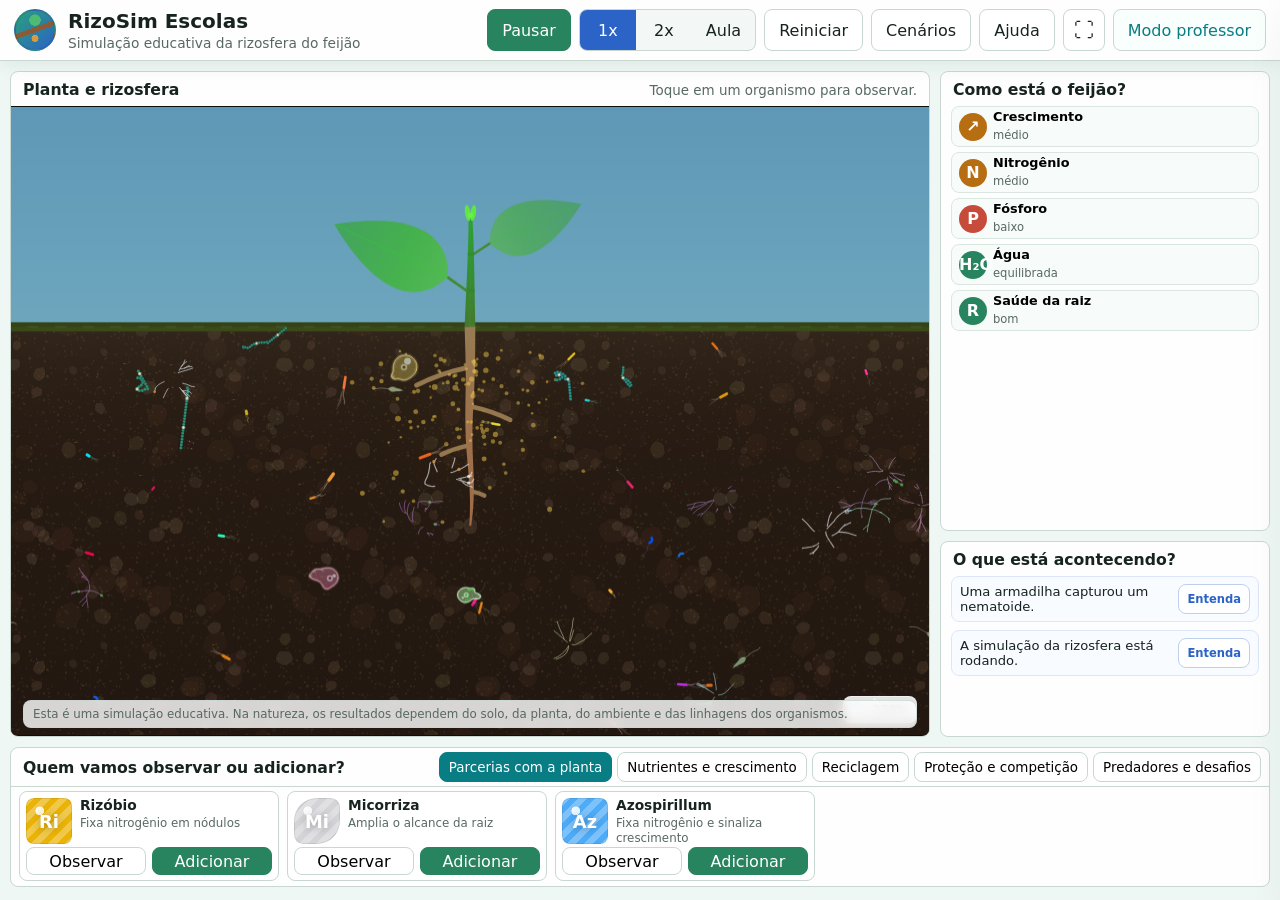
<file: index.html>
<!doctype html>
<html lang="pt-BR">
<head>
  <meta charset="utf-8">
  <meta name="viewport" content="width=device-width, initial-scale=1">
  <title>RizoSim Escolas</title>
  <link rel="stylesheet" href="css/styles.css">
  <script>
    /* Celular/tablet: simulação em tela cheia com menu de pausa (js/ui-game.js). O computador não muda.
       ?modo=jogo ou ?modo=pagina forçam um modo; a escolha "Ver como página" fica lembrada no aparelho. */
    (function(){
      var q=null,pref=null;
      try{q=new URLSearchParams(location.search).get('modo')}catch(e){}
      try{pref=localStorage.getItem('rizosim-modo')}catch(e){}
      var small=window.matchMedia&&matchMedia('(max-width: 900px), (max-height: 500px) and (pointer: coarse)').matches;
      var on=q?q==='jogo':(small&&pref!=='pagina');
      if(on)document.documentElement.classList.add('game-mode');
      else if(small&&pref==='pagina'&&q!=='pagina')document.documentElement.classList.add('game-optout');
    })();
  </script>
</head>
<body>
  <a class="skip-link" href="#mainStage">Pular para a simulação</a>

  <div class="school-app">
    <header class="topbar">
      <div class="brand">
        <span class="brand-mark" aria-hidden="true"></span>
        <div>
          <h1>RizoSim Escolas</h1>
          <p>Simulação educativa da rizosfera do feijão</p>
        </div>
      </div>

      <nav class="top-actions" aria-label="Controles principais">
        <button id="playBtn" class="command primary" type="button">Pausar</button>
        <div class="segmented" role="group" aria-label="Velocidade da simulação">
          <button class="segment is-active" type="button" data-speed="1" aria-pressed="true">1x</button>
          <button class="segment" type="button" data-speed="2" aria-pressed="false">2x</button>
          <button class="segment" type="button" data-speed="4" aria-pressed="false">Aula</button>
        </div>
        <button id="resetBtn" class="command" type="button">Reiniciar</button>
        <button id="scenarioBtn" class="command" type="button" aria-expanded="false" aria-controls="scenarioPanel">Cenários</button>
        <button id="helpBtn" class="command" type="button">Ajuda</button>
        <button id="fullscreenBtn" class="icon-command" type="button" aria-label="Tela cheia" title="Tela cheia">⛶</button>
        <button id="teacherBtn" class="teacher-link" type="button" aria-pressed="false">Modo professor</button>
      </nav>
    </header>

    <div id="teacherBar" class="teacher-bar" hidden>
      <label class="tb-group"><span>Mapa</span><select id="selHM">
        <option value="off">desligado</option>
        <option value="NH4">NH4+</option>
        <option value="NO3">NO3-</option>
        <option value="PO4free">Fósforo livre</option>
        <option value="Fe2">Fe2+</option>
        <option value="Fe3">Fe3+</option>
        <option value="organicC">Carbono orgânico</option>
        <option value="O2">Oxigênio</option>
      </select></label>
      <div class="tb-group"><span>Solo</span><div class="soil-buttons" role="group" aria-label="Tipo de solo">
        <button id="sSandy" type="button" onclick="setSoil('sandy')">Arenoso</button>
        <button id="sLoam" class="act" type="button" onclick="setSoil('loam')">Franco</button>
        <button id="sClay" type="button" onclick="setSoil('clay')">Argiloso</button>
      </div></div>
      <div class="tb-group" role="group" aria-label="Provocar acontecimento"><span>Provocar</span>
        <button type="button" class="tb-ev" data-event="seca">☀ Veranico</button>
        <button type="button" class="tb-ev" data-event="chuva">🌧 Chuva forte</button>
        <button type="button" class="tb-ev" data-event="calor">🔥 Calor</button>
        <button type="button" class="tb-ev" data-event="frio">❄ Frio</button>
        <button type="button" class="tb-ev" data-event="patogeno">🦠 Patógenos</button>
        <button type="button" class="tb-ev" data-event="nematoide">🪱 Nematoides</button>
      </div>
      <label class="tb-group check-row"><input id="rImprev" type="checkbox" checked> Imprevistos naturais</label>
      <button id="teacherPanelBtn" class="command" type="button" aria-controls="sb" aria-expanded="false">Gráficos e controles</button>
    </div>

    <main id="mainStage" class="school-grid">
      <section class="simulation-region" aria-labelledby="simTitle">
        <div class="section-label">
          <h2 id="simTitle">Planta e rizosfera</h2>
          <span id="observeModeLabel">Toque em um organismo para observar.</span>
        </div>

        <div id="cw" class="canvas-shell" tabindex="0" role="img" aria-label="Simulação visual do feijão, suas raízes e organismos da rizosfera">
          <canvas id="pond"></canvas>
          <div id="zi" aria-hidden="true">100%</div>
          <div id="evl" class="engine-log" aria-hidden="true"></div>
          <div id="focusShade" aria-hidden="true"></div>
          <div id="selectionRing" aria-hidden="true"></div>
          <aside id="selectedBubble" class="selected-bubble" aria-live="polite" hidden>
            <button id="closeSelectionBtn" class="icon-command small" type="button" aria-label="Fechar seleção">×</button>
            <p class="eyebrow">O que está fazendo agora?</p>
            <h3 id="selectedName">Organismo</h3>
            <p id="selectedAction">Selecione um organismo na simulação.</p>
          </aside>
        </div>

        <p class="disclaimer">Esta é uma simulação educativa. Na natureza, os resultados dependem do solo, da planta, do ambiente e das linhagens dos organismos.</p>
        <p id="textAlternative" class="text-alternative" aria-live="polite">A simulação está iniciando.</p>
      </section>

      <aside class="bean-region" aria-labelledby="beanTitle">
        <div class="section-label">
          <h2 id="beanTitle">Como está o feijão?</h2>
        </div>
        <div id="beanIndicators" class="indicator-stack"></div>
      </aside>

      <aside class="events-region" aria-labelledby="eventsTitle">
        <div class="section-label">
          <h2 id="eventsTitle">O que está acontecendo?</h2>
        </div>
        <ol id="childEventList" class="child-events" aria-live="polite"></ol>
      </aside>

      <section class="organisms-region" aria-labelledby="organismsTitle">
        <div class="organism-head">
          <div class="section-label">
            <h2 id="organismsTitle">Quem vamos observar ou adicionar?</h2>
          </div>
          <div id="categoryTabs" class="category-tabs" role="tablist" aria-label="Categorias de organismos"></div>
        </div>
        <div id="organismCards" class="organism-cards" aria-live="polite"></div>
      </section>
    </main>
  </div>

  <div id="scenarioBackdrop" class="scenario-backdrop" hidden></div>
  <section id="scenarioPanel" class="floating-panel scenario-panel" role="dialog" aria-modal="true" aria-label="Cenários didáticos" tabindex="-1" hidden>
    <div class="floating-head">
      <h2>Cenários</h2>
      <button class="icon-command small" type="button" data-close-panel="scenarioPanel" aria-label="Fechar cenários">×</button>
    </div>
    <div id="scenarioList" class="scenario-list"></div>
  </section>

  <dialog id="explainDialog" class="explain-dialog">
    <form method="dialog">
      <button class="icon-command small dialog-close" value="close" aria-label="Fechar">×</button>
      <p id="explainEyebrow" class="eyebrow">Entenda</p>
      <h2 id="explainTitle">Acontecimento</h2>
      <p id="explainText"></p>
      <div id="explainActions" class="explain-actions" hidden></div>
    </form>
  </dialog>

  <section id="tutorialOverlay" class="tutorial-overlay" role="dialog" aria-labelledby="tutorialTitle" aria-describedby="tutorialText" hidden>
    <div class="tutorial-card">
      <p class="eyebrow">Exploração guiada</p>
      <h2 id="tutorialTitle">Este é o feijão.</h2>
      <p id="tutorialText">Observe a parte aérea e as raízes crescendo juntas.</p>
      <div class="tutorial-actions">
        <button id="tutorialSkipBtn" class="command" type="button">Pular</button>
        <button id="tutorialRestartBtn" class="command" type="button">Reiniciar tutorial</button>
        <button id="tutorialNextBtn" class="command primary" type="button">Continuar</button>
      </div>
    </div>
  </section>

  <div id="sbOverlay" class="teacher-overlay" hidden></div>
  <button id="sheetToggle" type="button" hidden>Configurações</button>
  <div id="mobileInfo" hidden></div>

  <aside id="sb" class="teacher-drawer" aria-label="Modo professor" aria-hidden="true">
    <div class="teacher-head">
      <div>
        <p class="eyebrow">Modo professor</p>
        <h2>Controles técnicos</h2>
      </div>
      <button id="teacherClose" class="icon-command" type="button" aria-label="Fechar modo professor">×</button>
    </div>

    <div class="teacher-controls">
      <button id="btnP" class="command primary" type="button" onclick="RizoSimEngine.togglePause()">Pausar</button>
      <button class="command" type="button" onclick="RizoSimEngine.reset()">Reiniciar</button>
      <button class="command danger" type="button" onclick="bottleneck()">Gargalo populacional</button>
    </div>

    <div class="teacher-card">
      <h3>Velocidade</h3>
      <div class="srow teacher-speed" role="group" aria-label="Velocidade técnica">
        <button id="sp1" class="is-active" type="button" data-speed="1" onclick="RizoSimEngine.setSpeed(1)">1x</button>
        <button id="sp2" type="button" data-speed="2" onclick="RizoSimEngine.setSpeed(2)">2x</button>
        <button id="sp4" type="button" data-speed="4" onclick="RizoSimEngine.setSpeed(4)">Aula</button>
        <button id="sp8" type="button" onclick="RizoSimEngine.setSpeed(8)">8x</button>
      </div>
    </div>

    <div class="teacher-card">
      <h3>Valores da planta</h3>
      <div class="teacher-bars">
        <div><span>Biomassa</span><b id="tBio">50</b><i><em id="bBio"></em></i></div>
        <div><span>N</span><b id="tN">35</b><i><em id="bN"></em></i></div>
        <div><span>P</span><b id="tP">30</b><i><em id="bP"></em></i></div>
        <div><span>Fe</span><b id="tFe">25</b><i><em id="bFe"></em></i></div>
        <div><span>AIA</span><b id="tAIA">10</b><i><em id="bAIA"></em></i></div>
        <div><span>Estresse</span><b id="tStr">0</b><i><em id="bStr"></em></i></div>
      </div>
    </div>

    <div class="teacher-card">
      <h3>Estoques químicos</h3>
      <div class="soil-readouts">
        <div><span>C orgânico</span><i><em id="sbCorg"></em></i><b id="svCorg">800</b></div>
        <div><span>NH4+</span><i><em id="sbNH4"></em></i><b id="svNH4">45</b></div>
        <div><span>NO3-</span><i><em id="sbNO3"></em></i><b id="svNO3">35</b></div>
        <div><span>Fósforo livre</span><i><em id="sbPfree"></em></i><b id="svPfree">25</b></div>
        <div><span>Fósforo ligado</span><i><em id="sbPbound"></em></i><b id="svPbound">60</b></div>
        <div><span>Fe3+</span><i><em id="sbFe3"></em></i><b id="svFe3">60</b></div>
        <div><span>Fe2+</span><i><em id="sbFe2"></em></i><b id="svFe2">15</b></div>
        <div><span>Oxigênio</span><i><em id="sbO2"></em></i><b id="svO2">75</b></div>
      </div>
    </div>

    <div class="teacher-card">
      <h3>Ambiente e estoques iniciais</h3>
      <label>Microbiota inicial <output id="vMI">1.0x</output><input id="rMI" type="range" min="0" max="4" step="0.1" value="1"></label>
      <label>C orgânico <output id="vIC">800</output><input id="rIC" type="range" min="0" max="1500" step="10" value="800"></label>
      <label>NH4+ <output id="vINH4">45</output><input id="rINH4" type="range" min="0" max="150" value="45"></label>
      <label>NO3- <output id="vINO3">35</output><input id="rINO3" type="range" min="0" max="150" value="35"></label>
      <label>Fósforo livre <output id="vIPf">25</output><input id="rIPf" type="range" min="0" max="100" value="25"></label>
      <label>Fósforo ligado <output id="vIPb">60</output><input id="rIPb" type="range" min="0" max="200" value="60"></label>
      <label>Fe3+ <output id="vIFe3">60</output><input id="rIFe3" type="range" min="0" max="150" value="60"></label>
      <label>Fe2+ <output id="vIFe2">15</output><input id="rIFe2" type="range" min="0" max="100" value="15"></label>
      <label>Temperatura <output id="vT">25°C</output><input id="rT" type="range" min="5" max="45" value="25" oninput="updEnv()"></label>
      <label>pH <output id="vPH">6.5</output><input id="rPH" type="range" min="4" max="9" step="0.1" value="6.5" oninput="updEnv()"></label>
      <label>Umidade <output id="vM">60%</output><input id="rM" type="range" min="10" max="100" value="60" oninput="updEnv()"></label>
      <label>Luz <output id="vLI">70%</output><input id="rLI" type="range" min="0" max="100" value="70" oninput="updEnv()"></label>
      <label>UV <output id="vUV">15%</output><input id="rUV" type="range" min="0" max="100" value="15" oninput="updEnv()"></label>
      <label>Agroquímicos <output id="vTX">0%</output><input id="rTX" type="range" min="0" max="100" value="0" oninput="updEnv()"></label>
    </div>

    <div class="teacher-card">
      <h3>Inoculação técnica</h3>
      <select id="selInoc">
        <option value="-1">Seleção</option>
        <option value="0">Pseudomonas</option>
        <option value="1">Bacillus</option>
        <option value="2">Azospirillum</option>
        <option value="3">Methylobacterium</option>
        <option value="4">Trichoderma</option>
        <option value="5">Rhizobium</option>
        <option value="6">Patógeno</option>
        <option value="7">Cianobactéria</option>
        <option value="8">Protozoário</option>
        <option value="9">Nematoide</option>
        <option value="10">Saprófito</option>
        <option value="11">Micorriza</option>
        <option value="12">Arthrobotrys</option>
      </select>
      <p class="teacher-note">Grade: <span id="gridInfo">--</span></p>
    </div>

    <div class="teacher-card">
      <h3>Populações e eventos</h3>
      <div class="stat-grid">
        <span>Micróbios</span><b id="sPop">0</b>
        <span>Exsudatos</span><b id="sFd">0</b>
        <span>Nódulos</span><b id="sNod">0</b>
        <span>Mortes</span><b id="sDea">0</b>
        <span>Nascidos</span><b id="sBir">0</b>
        <span>Plântulas</span><b id="sSdl">0</b>
        <span>Limitante</span><b id="sLim">--</b>
      </div>
      <svg id="cG" class="guild-chart" width="100%" height="96" aria-hidden="true"></svg>
      <div id="legG" class="guild-legend"></div>
      <div id="diagTxt" class="teacher-diagnostic">Aguardando dados...</div>
      <div id="diagRec" class="teacher-recommendation"></div>
    </div>

    <div class="teacher-card ac" id="selP" style="display:none">
      <h3>Organismo selecionado</h3>
      <div id="selG" class="selected-technical"></div>
    </div>
  </aside>

  <script src="js/ameba-lite.js"></script>
  <script src="js/protista-lite.js"></script>
  <script src="js/micelio-lite.js"></script>
  <script src="js/bacteria-lite.js"></script>
  <script src="js/nematoide-lite.js"></script>
  <script src="js/skins.js"></script>
  <script src="js/engine.js"></script>
  <script src="js/organisms.js"></script>
  <script src="js/environment.js"></script>
  <script src="js/plant.js"></script>
  <script src="js/ui-teacher.js"></script>
  <script src="js/tutorial.js"></script>
  <script src="js/ui-child.js"></script>
  <script src="js/imprevistos.js"></script>
  <script src="js/ui-game.js"></script>
</body>
</html>
</file>
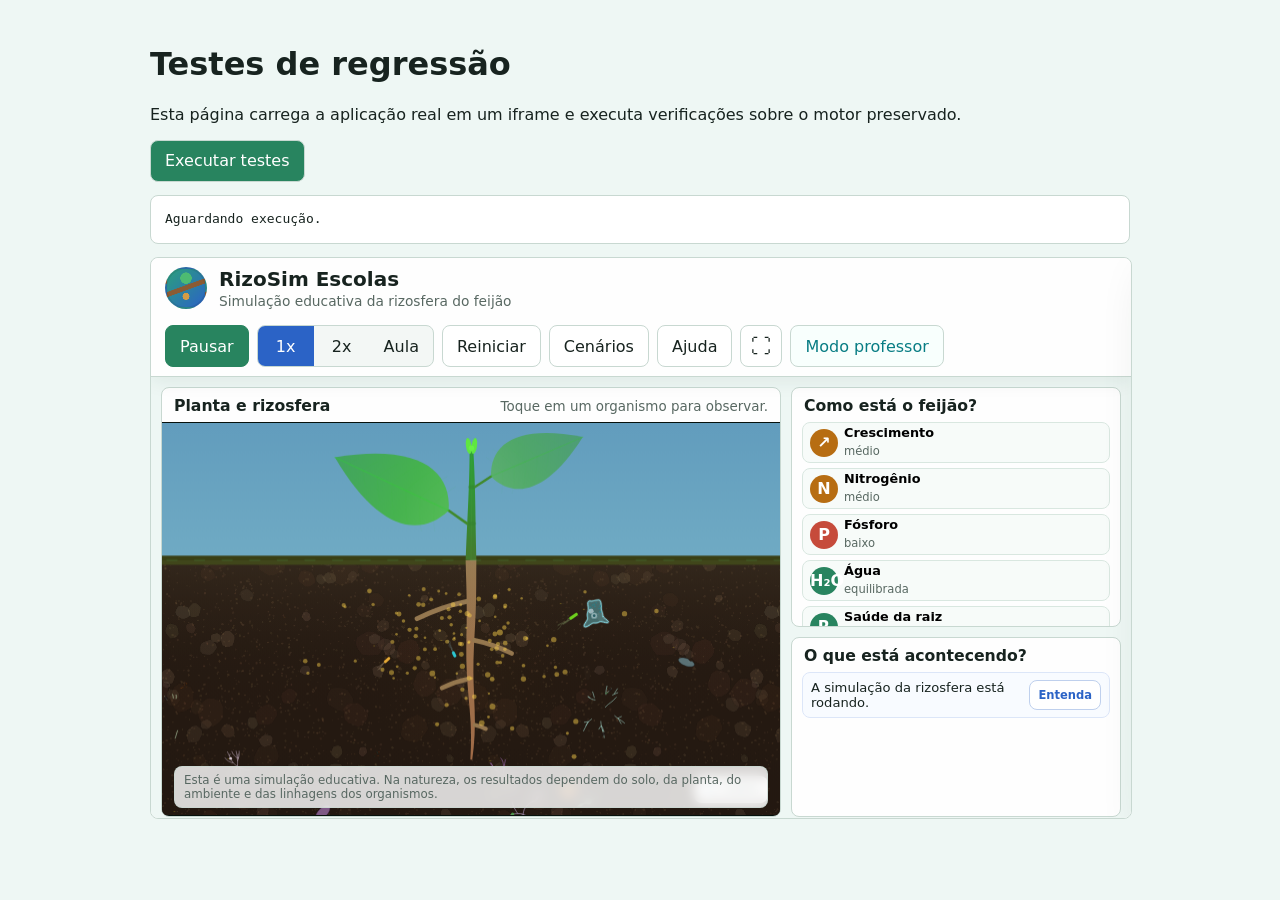
<file: tests/regression.html>
<!doctype html>
<html lang="pt-BR">
<head>
  <meta charset="utf-8">
  <meta name="viewport" content="width=device-width, initial-scale=1">
  <title>RizoSim Escolas - Regressão</title>
  <style>
    body{font-family:system-ui,sans-serif;margin:0;background:#eef7f4;color:#17231f}
    main{max-width:980px;margin:0 auto;padding:24px}
    button{min-height:42px;border:1px solid #c8d8d1;border-radius:8px;background:#28845f;color:#fff;padding:0 14px;font:inherit;cursor:pointer}
    pre{white-space:pre-wrap;background:#fff;border:1px solid #c8d8d1;border-radius:8px;padding:14px;line-height:1.45}
    iframe{width:100%;height:560px;border:1px solid #c8d8d1;border-radius:8px;background:#fff}
  </style>
</head>
<body>
  <main>
    <h1>Testes de regressão</h1>
    <p>Esta página carrega a aplicação real em um iframe e executa verificações sobre o motor preservado.</p>
    <button id="runBtn" type="button">Executar testes</button>
    <pre id="output">Aguardando execução.</pre>
    <iframe id="appFrame" src="../index.html" title="RizoSim Escolas"></iframe>
  </main>
  <script src="regression.js"></script>
  <script>
    const output=document.getElementById('output');
    document.getElementById('runBtn').addEventListener('click',async()=>{
      output.textContent='Executando...';
      try{
        const report=await RizoSchoolRegression.run(document.getElementById('appFrame').contentWindow);
        output.textContent=JSON.stringify(report,null,2);
      }catch(error){
        output.textContent=error.stack||String(error);
      }
    });
  </script>
</body>
</html>
</file>
<file: css/styles.css>
:root{
  --bg:#eef7f4;
  --surface:#ffffff;
  --surface-2:#e8f1ff;
  --ink:#17231f;
  --muted:#586862;
  --line:#c8d8d1;
  --green:#28845f;
  --teal:#087d84;
  --blue:#2b63c6;
  --amber:#b76d12;
  --coral:#c64b3b;
  --violet:#7760b8;
  --shadow:0 18px 48px rgba(24,45,39,.16);
  --radius:8px;
}

*{box-sizing:border-box}
html,body{height:100%}
body{
  margin:0;
  background:var(--bg);
  color:var(--ink);
  font-family:Inter,ui-sans-serif,system-ui,-apple-system,BlinkMacSystemFont,"Segoe UI",sans-serif;
  overflow-x:hidden;
  overflow-y:auto;   /* com a barra do professor aberta a página rola; a simulação mantém o tamanho */
}
button,input,select{font:inherit}
button{touch-action:manipulation}
button:focus-visible,
select:focus-visible,
input:focus-visible,
#cw:focus-visible{
  outline:4px solid rgba(43,99,198,.35);
  outline-offset:2px;
}

.skip-link{
  position:fixed;
  top:10px;
  left:10px;
  z-index:1000;
  transform:translateY(-160%);
  background:#fff;
  color:var(--blue);
  padding:10px 14px;
  border:2px solid var(--blue);
  border-radius:var(--radius);
}
.skip-link:focus{transform:none}

.school-app{
  min-height:100dvh;
  display:flex;
  flex-direction:column;
}

.topbar{
  display:flex;
  align-items:center;
  justify-content:space-between;
  gap:16px;
  padding:9px 14px;
  background:rgba(255,255,255,.92);
  border-bottom:1px solid var(--line);
  box-shadow:0 4px 18px rgba(31,64,53,.08);
  z-index:20;
}

.brand{
  display:flex;
  align-items:center;
  gap:12px;
  min-width:220px;
}
.brand-mark{
  width:42px;
  height:42px;
  border-radius:50%;
  background:
    radial-gradient(circle at 50% 24%, #4dbb72 0 16%, transparent 17%),
    linear-gradient(160deg, transparent 0 44%, #8a5b34 45% 54%, transparent 55%),
    radial-gradient(circle at 50% 72%, #d39c45 0 10%, transparent 11%),
    linear-gradient(135deg,#2b9f7d,#2b63c6);
  border:2px solid rgba(23,35,31,.1);
}
.brand h1{
  margin:0;
  font-size:1.25rem;
  line-height:1.1;
  letter-spacing:0;
}
.brand p{
  margin:3px 0 0;
  color:var(--muted);
  font-size:.86rem;
}

.top-actions{
  display:flex;
  align-items:center;
  justify-content:flex-end;
  gap:8px;
  flex-wrap:wrap;
}

.command,
.icon-command,
.teacher-link,
.segment{
  min-height:42px;
  border:1px solid var(--line);
  border-radius:var(--radius);
  background:var(--surface);
  color:var(--ink);
  padding:0 14px;
  cursor:pointer;
}
.command.primary{
  background:var(--green);
  color:#fff;
  border-color:var(--green);
}
.command.danger{
  color:#fff;
  background:var(--coral);
  border-color:var(--coral);
}
.teacher-link{
  color:var(--teal);
  background:#f8fffd;
}
.icon-command{
  width:42px;
  padding:0;
  display:inline-grid;
  place-items:center;
  font-size:1.25rem;
}
.icon-command.small{
  width:34px;
  min-height:34px;
  font-size:1.1rem;
}
.segmented{
  display:flex;
  background:#f3f7f5;
  border:1px solid var(--line);
  border-radius:var(--radius);
  overflow:hidden;
}
.segment{
  min-height:40px;
  border:0;
  border-radius:0;
  background:transparent;
  min-width:56px;
}
.segment.is-active,
.teacher-speed button.is-active{
  background:var(--blue);
  color:#fff;
}

.school-grid{
  height:calc(100dvh - 64px);
  flex:none;
  padding:10px;
  display:grid;
  grid-template-columns:minmax(0,1fr) 330px;
  grid-template-rows:minmax(0,1fr) 196px 140px;
  gap:10px;
}

.simulation-region,
.bean-region,
.events-region,
.organisms-region,
.floating-panel,
.teacher-card,
.selected-bubble,
.tutorial-card{
  background:rgba(255,255,255,.94);
  border:1px solid var(--line);
  border-radius:var(--radius);
}

.simulation-region{
  grid-column:1;
  grid-row:1 / 3;
  position:relative;
  min-width:0;
  min-height:0;
  display:flex;
  flex-direction:column;
  overflow:hidden;
}
.section-label{
  display:flex;
  align-items:baseline;
  justify-content:space-between;
  gap:10px;
  padding:8px 12px 7px;
}
.section-label h2,
.organism-head h2{
  margin:0;
  font-size:.98rem;
  letter-spacing:0;
}
.section-label span,
.disclaimer,
.text-alternative{
  color:var(--muted);
  font-size:.84rem;
}

.canvas-shell{
  position:relative;
  flex:1;
  min-height:0;
  overflow:hidden;
  background:#07120d;
  border-top:1px solid rgba(0,0,0,.08);
  border-bottom:1px solid rgba(0,0,0,.08);
}
.canvas-shell::after{
  content:"";
  position:absolute;
  inset:0;
  z-index:3;
  pointer-events:none;
  opacity:0;
  transition:opacity .25s ease,background .25s ease;
  mix-blend-mode:soft-light;
}
body[data-water="dry"] .canvas-shell::after{
  opacity:.28;
  background:linear-gradient(180deg,rgba(183,109,18,.18),rgba(198,75,59,.28));
}
body[data-water="watch"] .canvas-shell::after{
  opacity:.16;
  background:linear-gradient(180deg,rgba(183,109,18,.14),rgba(43,99,198,.10));
}
body[data-water="wet"] .canvas-shell::after{
  opacity:.24;
  background:linear-gradient(180deg,rgba(43,99,198,.24),rgba(8,125,132,.24));
}
#pond{
  display:block;
  width:100%;
  height:100%;
  cursor:crosshair;
  touch-action:none;
}
#pond.drag{cursor:grabbing}
#zi{
  position:absolute;
  right:12px;
  bottom:12px;
  z-index:4;
  background:rgba(255,255,255,.88);
  color:#17362b;
  border:1px solid rgba(255,255,255,.5);
  border-radius:var(--radius);
  padding:5px 8px;
  font-size:.78rem;
  pointer-events:none;
}
.engine-log{
  position:absolute;
  left:-9999px;
  width:1px;
  height:1px;
  overflow:hidden;
}
#focusShade{
  display:none;
}
#focusShade.is-active{display:none}
#selectionRing{
  position:absolute;
  z-index:7;
  width:56px;
  height:56px;
  margin:-28px 0 0 -28px;
  border:3px solid #fff;
  border-radius:50%;
  box-shadow:0 0 0 4px rgba(43,99,198,.55),0 0 24px rgba(255,255,255,.7);
  pointer-events:none;
  opacity:0;
  transform:scale(.8);
  transition:opacity .16s ease,transform .16s ease;
}
#selectionRing.is-active{
  opacity:1;
  transform:scale(1);
}
.selected-bubble{
  position:absolute;
  left:16px;
  bottom:44px;
  z-index:8;
  max-width:min(360px,calc(100% - 32px));
  padding:14px 44px 14px 14px;
  box-shadow:var(--shadow);
}
.selected-bubble h3{
  margin:2px 0 6px;
  font-size:1.1rem;
}
.selected-bubble p{margin:0}
.selected-bubble .icon-command{
  position:absolute;
  right:8px;
  top:8px;
}
.eyebrow{
  margin:0;
  color:var(--teal);
  font-size:.72rem;
  text-transform:uppercase;
  letter-spacing:.08em;
  font-weight:700;
}
.disclaimer{
  transition:opacity .8s ease;
  position:absolute;
  left:12px;
  right:12px;
  bottom:8px;
  z-index:6;
  margin:0;
  padding:6px 9px;
  background:rgba(255,255,255,.82);
  border:1px solid rgba(200,216,209,.8);
  border-radius:var(--radius);
  backdrop-filter:blur(6px);
  font-size:.74rem;
}
.text-alternative{
  position:absolute;
  width:1px;
  height:1px;
  overflow:hidden;
  clip-path:inset(50%);
  white-space:nowrap;
}

.bean-region{
  grid-column:2;
  grid-row:1;
  align-self:stretch;
  min-height:0;
  overflow:hidden;
  max-height:none;
}
.events-region{
  grid-column:2;
  grid-row:2;
  align-self:stretch;
  min-height:0;
  overflow:hidden;
  max-height:none;
}
.indicator-stack{
  display:grid;
  gap:5px;
  padding:0 10px 8px;
}
.indicator{
  display:grid;
  grid-template-columns:28px 1fr;
  gap:6px;
  align-items:center;
  min-height:37px;
  padding:3px 7px;
  background:#f7fbf9;
  border:1px solid #d9e7e0;
  border-radius:var(--radius);
  cursor:pointer;
  text-align:left;
}
.indicator-icon{
  width:28px;
  height:28px;
  border-radius:50%;
  display:grid;
  place-items:center;
  color:#fff;
  font-weight:800;
}
.indicator strong{
  display:block;
  font-size:.8rem;
  line-height:1.1;
}
.indicator small{
  color:var(--muted);
  font-size:.72rem;
}
.simple-bar{
  height:5px;
  margin-top:3px;
  background:#dfe9e5;
  border-radius:999px;
  overflow:hidden;
}
.simple-bar span{
  display:block;
  height:100%;
  width:0%;
  background:var(--green);
  transition:width .25s ease;
}
.indicator[data-state="baixo"] .simple-bar span{background:var(--coral)}
.indicator[data-state="medio"] .simple-bar span{background:var(--amber)}
.indicator[data-state="bom"] .simple-bar span{background:var(--green)}

.child-events{
  list-style:none;
  margin:0;
  padding:0 10px 10px;
  display:grid;
  gap:8px;
  overflow:auto;
  max-height:calc(100% - 48px);
}
.child-events li{
  display:grid;
  grid-template-columns:1fr auto;
  gap:8px;
  align-items:center;
  padding:7px 8px;
  background:#f8fbff;
  border:1px solid #dce6f8;
  border-radius:var(--radius);
}
.child-events p{
  margin:0;
  font-size:.82rem;
}
.understand-btn{
  border:1px solid #bfd0ed;
  color:var(--blue);
  background:#fff;
  border-radius:var(--radius);
  min-height:30px;
  padding:0 8px;
  cursor:pointer;
  font-size:.72rem;
  font-weight:700;
}

.organisms-region{
  grid-column:1 / 3;
  grid-row:3;
  display:grid;
  grid-template-rows:auto minmax(0,1fr);
  min-height:0;
  overflow:hidden;
}
.organism-head{
  display:flex;
  justify-content:space-between;
  gap:12px;
  align-items:center;
  padding-right:8px;
  border-bottom:1px solid var(--line);
}
.category-tabs{
  display:flex;
  gap:5px;
  overflow-x:auto;
  padding:4px 0;
}
.category-tabs button{
  white-space:nowrap;
  min-height:30px;
  border:1px solid var(--line);
  border-radius:var(--radius);
  background:#fff;
  padding:0 9px;
  cursor:pointer;
  font-size:.84rem;
}
.category-tabs button[aria-selected="true"]{
  background:var(--teal);
  color:#fff;
  border-color:var(--teal);
}
.organism-cards{
  padding:4px 8px 5px;
  display:grid;
  grid-auto-flow:column;
  grid-auto-columns:minmax(210px,260px);
  gap:8px;
  overflow-x:auto;
  overflow-y:hidden;
}
.organism-card{
  min-height:82px;
  display:grid;
  grid-template-columns:46px 1fr;
  grid-template-rows:auto 1fr auto;
  gap:3px 8px;
  padding:6px;
  background:#fff;
  border:1px solid var(--line);
  border-radius:var(--radius);
}
.org-icon{
  grid-row:1 / 3;
  width:46px;
  height:46px;
  border-radius:var(--radius);
  position:relative;
  overflow:hidden;
  background:
    radial-gradient(circle at 30% 28%, rgba(255,255,255,.88) 0 9%, transparent 10%),
    repeating-linear-gradient(135deg, rgba(255,255,255,.28) 0 6px, transparent 6px 12px),
    var(--org-color,#2b9f7d);
  box-shadow:inset 0 0 0 1px rgba(0,0,0,.08);
}
.org-icon::after{
  content:attr(data-initial);
  position:absolute;
  inset:0;
  display:grid;
  place-items:center;
  color:#fff;
  font-size:1.12rem;
  font-weight:900;
  text-shadow:0 1px 8px rgba(0,0,0,.25);
}
.org-icon.morph-fungi{border-radius:50% 20% 50% 20%}
.org-icon.morph-nema{border-radius:999px;background:repeating-linear-gradient(90deg,rgba(255,255,255,.24) 0 4px,transparent 4px 9px),var(--org-color,#fb923c)}
.org-icon.morph-proto{border-radius:62% 38% 70% 30% / 44% 64% 36% 56%;transform:rotate(-12deg)}
.organism-card h3{
  margin:0;
  font-size:.86rem;
  line-height:1.12;
}
.organism-card p{
  margin:0;
  color:var(--muted);
  font-size:.74rem;
  line-height:1.2;
  display:-webkit-box;
  -webkit-line-clamp:2;
  -webkit-box-orient:vertical;
  overflow:hidden;
}
.card-actions{
  grid-column:1 / 3;
  display:grid;
  grid-template-columns:1fr 1fr;
  gap:6px;
}
.card-actions button{
  min-height:28px;
  border-radius:var(--radius);
  border:1px solid var(--line);
  background:#fff;
  cursor:pointer;
}
.card-actions button:last-child{
  background:var(--green);
  color:#fff;
  border-color:var(--green);
}

.floating-panel{
  position:fixed;
  right:16px;
  top:84px;
  z-index:60;
  width:min(420px,calc(100vw - 32px));
  box-shadow:var(--shadow);
  padding:12px;
}
.scenario-backdrop{
  position:fixed;
  inset:0;
  z-index:84;
  background:rgba(9,20,17,.34);
  backdrop-filter:blur(2px);
}
.scenario-backdrop[hidden],
.scenario-panel[hidden]{
  display:none;
}
.scenario-panel{
  top:82px;
  right:16px;
  z-index:85;
  width:min(520px,calc(100vw - 32px));
  max-height:calc(100dvh - 106px);
  display:grid;
  grid-template-rows:auto minmax(0,1fr);
  overflow:hidden;
  background:#fff;
}
.floating-head{
  display:flex;
  align-items:center;
  justify-content:space-between;
  gap:12px;
  margin-bottom:10px;
}
.floating-head h2{margin:0;font-size:1rem}
.scenario-list{
  display:grid;
  gap:8px;
  min-height:0;
  overflow:auto;
  padding-right:4px;
}
.scenario-item{
  display:grid;
  gap:4px;
  text-align:left;
  min-height:74px;
  padding:10px;
  background:#fff;
  border:1px solid var(--line);
  border-radius:var(--radius);
  cursor:pointer;
}
.scenario-item strong{font-size:.94rem}
.scenario-item span{
  color:var(--muted);
  font-size:.84rem;
  line-height:1.32;
}

.explain-dialog{
  width:min(520px,calc(100vw - 32px));
  border:0;
  border-radius:var(--radius);
  box-shadow:var(--shadow);
  padding:0;
}
.explain-dialog::backdrop{background:rgba(9,20,17,.42)}
.explain-dialog form{
  padding:22px;
  position:relative;
}
.dialog-close{
  position:absolute;
  right:12px;
  top:12px;
}
.explain-dialog h2{
  margin:4px 42px 10px 0;
  font-size:1.25rem;
}
.explain-dialog p:last-child{
  margin-bottom:0;
  line-height:1.5;
}
.explain-actions{
  display:flex;
  flex-wrap:wrap;
  gap:8px;
  margin-top:16px;
}
.explain-actions[hidden]{
  display:none;
}
.explain-actions button{
  min-height:38px;
  border:1px solid var(--line);
  border-radius:var(--radius);
  background:#fff;
  color:var(--ink);
  padding:0 12px;
  cursor:pointer;
}
.explain-actions button[aria-pressed="true"]{
  background:var(--teal);
  border-color:var(--teal);
  color:#fff;
}

.tutorial-overlay{
  position:fixed;
  inset:0;
  z-index:72;   /* acima do elemento destacado (z 71): o cartão nunca fica por baixo */
  pointer-events:none;
  background:transparent;
}
.tutorial-card{
  pointer-events:auto;
  position:absolute;
  left:24px;
  bottom:24px;
  width:min(430px,calc(100vw - 48px));
  padding:18px;
  box-shadow:var(--shadow);
}
.tutorial-card h2{
  margin:6px 0;
  font-size:1.35rem;
}
.tutorial-card p{line-height:1.45}
.tutorial-actions{
  display:flex;
  gap:8px;
  flex-wrap:wrap;
  margin-top:12px;
}
.tutorial-focus{
  position:relative;
  z-index:71;
  outline:4px solid rgba(43,99,198,.55);
  outline-offset:3px;
  box-shadow:0 0 0 8px rgba(255,255,255,.55);
}

.teacher-overlay{
  position:fixed;
  inset:0;
  z-index:79;
  background:rgba(9,20,17,.38);
}
.teacher-drawer{
  position:fixed;
  inset:0 0 0 auto;
  z-index:80;
  width:min(460px,100vw);
  padding:16px;
  overflow:auto;
  background:#f8fbff;
  border-left:1px solid var(--line);
  box-shadow:var(--shadow);
  transform:translateX(105%);
  transition:transform .22s ease;
}
.teacher-drawer.is-open{
  transform:translateX(0);
}
.teacher-head,
.teacher-controls{
  display:flex;
  align-items:center;
  justify-content:space-between;
  gap:10px;
  margin-bottom:12px;
}
.teacher-head h2{
  margin:2px 0 0;
  font-size:1.25rem;
}
.teacher-controls{
  justify-content:stretch;
}
.teacher-controls .command{flex:1}
.teacher-card{
  padding:12px;
  margin-bottom:12px;
}
.teacher-card h3{
  margin:0 0 10px;
  font-size:.98rem;
}
.teacher-speed{
  display:grid;
  grid-template-columns:repeat(4,1fr);
  gap:6px;
}
.teacher-speed button,
.soil-buttons button{
  min-height:38px;
  border:1px solid var(--line);
  background:#fff;
  border-radius:var(--radius);
  cursor:pointer;
}
.soil-buttons{
  display:grid;
  grid-template-columns:repeat(3,1fr);
  gap:6px;
  margin-bottom:10px;
}
.soil-buttons .act{
  background:var(--green);
  color:#fff;
}
.teacher-card label{
  display:grid;
  grid-template-columns:1fr auto;
  gap:6px 10px;
  align-items:center;
  color:var(--muted);
  font-size:.87rem;
  margin:10px 0;
}
.teacher-card output{
  color:var(--ink);
  font-weight:700;
}
.teacher-card input[type="range"]{
  grid-column:1 / 3;
  width:100%;
}
.teacher-card select{
  width:100%;
  min-height:40px;
  border:1px solid var(--line);
  border-radius:var(--radius);
  background:#fff;
  margin-bottom:8px;
  padding:0 10px;
}
.teacher-bars,
.soil-readouts{
  display:grid;
  gap:8px;
}
.teacher-bars div,
.soil-readouts div{
  display:grid;
  grid-template-columns:100px 42px 1fr;
  gap:8px;
  align-items:center;
  font-size:.83rem;
}
.teacher-bars b,
.soil-readouts b{
  text-align:right;
}
.teacher-bars i,
.soil-readouts i{
  display:block;
  height:9px;
  background:#dbe5e0;
  border-radius:999px;
  overflow:hidden;
}
.teacher-bars em,
.soil-readouts em{
  display:block;
  width:0%;
  height:100%;
  background:var(--teal);
}
.stat-grid{
  display:grid;
  grid-template-columns:1fr auto;
  gap:6px 14px;
  font-size:.88rem;
}
.guild-chart{
  margin-top:10px;
  background:#edf3f8;
  border-radius:var(--radius);
}
.guild-legend{
  display:flex;
  flex-wrap:wrap;
  gap:5px 9px;
  margin-top:8px;
  font-size:.75rem;
}
.teacher-diagnostic,
.teacher-recommendation{
  margin-top:10px;
  padding:10px;
  border-radius:var(--radius);
  background:#eef7f4;
  font-size:.86rem;
  line-height:1.45;
}
.teacher-recommendation:empty{display:none}
.selected-technical{
  display:grid;
  grid-template-columns:auto 1fr;
  gap:5px 10px;
  font-size:.84rem;
}
.selected-technical .l{color:var(--muted)}
.teacher-note{
  margin:0;
  color:var(--muted);
  font-size:.8rem;
}

.motion-reduced #selectionRing,
.motion-reduced #focusShade,
.motion-reduced .simple-bar span,
.motion-reduced .teacher-drawer,
.motion-reduced .tutorial-overlay{
  transition:none;
}

@media (max-width:1100px){
  body{overflow:auto}
  .topbar{
    align-items:flex-start;
    flex-direction:column;
  }
  .top-actions{justify-content:flex-start}
  .school-grid{
    height:calc(100dvh - 126px);
    min-height:620px;
    grid-template-rows:minmax(0,1fr) 180px 160px;
  }
  .category-tabs button{min-height:36px}
  .card-actions button{min-height:40px}
}

@media (max-width:900px){
  .school-grid{
    height:auto;
    min-height:calc(100dvh - 126px);
    grid-template-columns:1fr;
    grid-template-rows:minmax(520px,68dvh) auto auto auto;
    overflow:visible;
  }
  .simulation-region,
  .bean-region,
  .events-region,
  .organisms-region{
    grid-column:1;
    grid-row:auto;
    max-height:none;
  }
  .indicator-stack{
    grid-template-columns:repeat(5,minmax(128px,1fr));
    overflow-x:auto;
  }
  .indicator{
    grid-template-columns:34px 1fr;
    gap:8px;
    min-height:46px;
    padding:7px 9px;
  }
  .indicator-icon{
    width:34px;
    height:34px;
  }
  .category-tabs{
    padding:6px 0;
  }
  .category-tabs button{
    min-height:44px;
    font-size:.9rem;
  }
  .organism-cards{
    grid-auto-columns:minmax(210px,260px);
  }
  .organism-card{
    min-height:110px;
    grid-template-columns:58px 1fr;
    gap:6px 11px;
    padding:10px;
  }
  .org-icon{
    width:58px;
    height:58px;
  }
  .card-actions button{
    min-height:44px;
  }
}

@media (max-width:680px){
  .topbar{padding:10px}
  .brand h1{font-size:1.08rem}
  .brand p{font-size:.78rem}
  .top-actions{
    width:100%;
    display:grid;
    grid-template-columns:1fr 1fr;
  }
  .segmented{
    grid-column:1 / 3;
  }
  .segment{flex:1}
  .school-grid{
    padding:10px;
    gap:10px;
    grid-template-rows:minmax(460px,64dvh) auto auto auto;
  }
  .section-label{
    align-items:flex-start;
    flex-direction:column;
  }
  .canvas-shell{min-height:0}
  .indicator-stack{
    grid-template-columns:1fr;
  }
  .organism-head{
    display:block;
    padding-right:0;
  }
  .category-tabs{
    padding:0 12px 10px;
  }
  .organism-cards{
    grid-auto-columns:minmax(205px,78vw);
  }
  .floating-panel{
    left:10px;
    right:10px;
    top:84px;
    width:auto;
  }
  .scenario-panel{
    left:12px;
    right:12px;
    top:72px;
    width:auto;
    max-height:calc(100dvh - 92px);
  }
  .tutorial-card{
    left:12px;
    right:12px;
    bottom:12px;
    width:auto;
  }
  .teacher-drawer{
    width:100vw;
  }
}

@media (prefers-reduced-motion:reduce){
  *,
  *::before,
  *::after{
    animation-duration:.01ms!important;
    animation-iteration-count:1!important;
    scroll-behavior:auto!important;
    transition-duration:.01ms!important;
  }
}

/* o aviso some sozinho depois de alguns segundos, sem precisar clicar */
.disclaimer.is-faded{opacity:0;pointer-events:none}

/* pipeta ativa: cursor de mira no solo e botão "Concluir" destacado */
.canvas-shell.is-pipette #pond{cursor:copy}
[data-add].is-active{background:var(--amber,#d97706);border-color:var(--amber,#d97706)}

.check-row{display:flex;gap:8px;align-items:flex-start;line-height:1.35}
.check-row input{margin-top:3px}

/* barra do modo professor: mapa, solo, provocar acontecimentos */
.teacher-bar{display:flex;flex-wrap:wrap;align-items:center;gap:8px 16px;padding:7px 14px;background:#f3f7f5;border-bottom:1px solid var(--line);font-size:.86rem;z-index:19}
.teacher-bar[hidden]{display:none}
.tb-group{display:flex;align-items:center;gap:6px;flex-wrap:wrap}
.tb-group>span{font-weight:700;color:var(--muted)}
.teacher-bar select{min-height:34px;border:1px solid var(--line);border-radius:var(--radius);background:var(--surface);padding:0 8px}
.teacher-bar .soil-buttons{display:flex;gap:4px}
.teacher-bar .soil-buttons button,.tb-ev{min-height:34px;border:1px solid var(--line);border-radius:var(--radius);background:var(--surface);padding:0 10px;cursor:pointer}
.teacher-bar .soil-buttons button.act{background:var(--green);color:#fff;border-color:var(--green)}
.tb-ev:hover{background:#e6efea}
.teacher-bar .command{min-height:34px}
/* selo do acontecimento em curso, sobre o solo */
.event-badge{position:absolute;top:10px;left:50%;transform:translateX(-50%);z-index:7;padding:5px 12px;border-radius:14px;max-width:calc(100% - 24px);width:max-content;text-align:center;line-height:1.3;background:rgba(255,255,255,.9);border:1px solid var(--line);font-weight:700;font-size:.9rem;pointer-events:none;transition:opacity .6s ease;box-shadow:0 2px 10px rgba(0,0,0,.15)}
.event-badge.is-hidden{opacity:0}

/* ═══ MODO TELA CHEIA (celular e tablet) — js/ui-game.js ═══
   Tudo aqui depende de html.game-mode (ligado só em telas estreitas ou baixas com toque, ou com ?modo=jogo):
   o layout do computador não muda. A simulação ocupa a tela; o resto fica no menu de pausa. */
html.game-mode,
html.game-mode body{height:100%;overflow:hidden;background:#07120d;overscroll-behavior:none}
html.game-mode .topbar,
html.game-mode .simulation-region > .section-label,
html.game-mode .disclaimer{display:none}
html.game-mode .text-alternative{position:absolute;width:1px;height:1px;overflow:hidden;clip:rect(0 0 0 0);white-space:nowrap}
html.game-mode .school-app{min-height:0}
html.game-mode .school-grid{display:block;height:auto;min-height:0;padding:0}
html.game-mode .simulation-region{overflow:visible}
/* altura "grande" (lvh): não muda quando a barra do navegador aparece/some, então a simulação não se redimensiona */
html.game-mode #cw{position:fixed;left:0;top:0;width:100vw;height:100vh;height:100lvh;z-index:5;border:0;border-radius:0}
/* selo do acontecimento em curso: uma linha só (o texto completo passa no rodapé) */
html.game-mode .event-badge{top:calc(64px + env(safe-area-inset-top));font-size:.8rem;white-space:nowrap;overflow:hidden;text-overflow:ellipsis;max-width:calc(100% - 24px)}

html.game-mode .game-hud{position:absolute;top:calc(8px + env(safe-area-inset-top));left:calc(8px + env(safe-area-inset-left));z-index:9;display:flex;gap:8px}
html.game-mode .hud-btn{min-width:46px;height:46px;padding:0;border-radius:12px;border:1px solid rgba(255,255,255,.35);background:rgba(10,24,18,.62);color:#fff;font-size:1.25rem;font-weight:700;line-height:1;cursor:pointer;-webkit-backdrop-filter:blur(4px);backdrop-filter:blur(4px)}
html.game-mode .hud-menu{font-size:1.45rem}
html.game-mode .hud-speed{min-width:58px;padding:0 10px;font-size:.95rem}

/* rodapé de notícias, como no telejornal: faixa fixa embaixo, sempre visível.
   position fixed acompanha a parte visível da tela (barra do navegador). */
html.game-mode .game-news{position:fixed;left:0;right:0;bottom:0;z-index:9;display:flex;align-items:center;gap:8px;min-height:48px;margin:0;padding:6px calc(10px + env(safe-area-inset-right)) calc(6px + env(safe-area-inset-bottom)) calc(10px + env(safe-area-inset-left));border:0;border-top:2px solid var(--teal);background:rgba(8,20,15,.9);color:#fff;font:inherit;text-align:left;cursor:pointer;-webkit-backdrop-filter:blur(4px);backdrop-filter:blur(4px)}
html.game-mode .gn-tag{flex:0 0 auto;padding:3px 6px;border-radius:6px;background:var(--teal);color:#fff;font-size:.66rem;font-weight:900;letter-spacing:.05em}
html.game-mode .game-news.is-new .gn-tag{animation:gnPulse 1.2s ease 2}
html.game-mode .game-news.is-alert{border-top-color:#f2b33d}
html.game-mode .game-news.is-alert .gn-tag{background:#f2b33d;color:#1b1b1b}
@keyframes gnPulse{50%{background:#f2b33d;color:#1b1b1b}}
html.game-mode .gn-view{flex:1;min-width:0;overflow:hidden;white-space:nowrap}
html.game-mode .gn-text{display:inline-block;font-size:.92rem;font-weight:600;line-height:1.3}
html.game-mode .gn-text.is-crawl{animation:gnCrawl linear 1.5s 1 forwards}
@keyframes gnCrawl{0%,15%{transform:translateX(0)}100%{transform:translateX(var(--crawl,0))}}
html.game-mode .gn-more{flex:0 0 auto;padding:2px 7px;border-radius:999px;background:#f2b33d;color:#1b1b1b;font-size:.75rem;font-weight:800}
html.game-mode .gn-more[hidden]{display:none}
html.game-mode .gn-go{flex:0 0 auto;width:28px;height:28px;display:grid;place-items:center;border-radius:50%;border:2px solid #8fd3ff;color:#8fd3ff;font-size:.9rem;font-weight:900}
@media (prefers-reduced-motion:reduce){html.game-mode .gn-text.is-crawl{animation:none;white-space:normal}}

/* acima do rodapé: instrução da pipeta e quadro do organismo */
html.game-mode .game-pipette{position:fixed;left:50%;transform:translateX(-50%);bottom:calc(58px + env(safe-area-inset-bottom));z-index:9;max-width:calc(100% - 24px);width:max-content;display:flex;align-items:center;gap:10px;padding:6px 6px 6px 14px;border-radius:14px;background:var(--teal);color:#fff;font-weight:700;font-size:.88rem;box-shadow:0 4px 16px rgba(0,0,0,.3)}
html.game-mode .game-pipette[hidden]{display:none}
html.game-mode .game-pipette button{min-height:40px;padding:0 14px;border:0;border-radius:10px;background:#fff;color:var(--teal);font-weight:800}
html.game-mode .selected-bubble{position:fixed;left:calc(10px + env(safe-area-inset-left));right:auto;bottom:calc(58px + env(safe-area-inset-bottom));max-width:min(380px,calc(100vw - 20px))}
html.game-mode .selected-bubble:not([hidden]) ~ .game-pipette{bottom:calc(58px + env(safe-area-inset-bottom) + 130px)}
html.game-mode #zi{bottom:auto;top:calc(12px + env(safe-area-inset-top));right:calc(10px + env(safe-area-inset-right))}

/* menu de pausa */
html.game-mode .game-menu{position:fixed;inset:0;z-index:40;display:flex;flex-direction:column;background:rgba(9,22,17,.74);-webkit-backdrop-filter:blur(3px);backdrop-filter:blur(3px);padding:env(safe-area-inset-top) env(safe-area-inset-right) 0 env(safe-area-inset-left)}
html.game-mode .game-menu[hidden]{display:none}
html.game-mode .gm-head{display:flex;align-items:center;justify-content:space-between;gap:10px;padding:10px 12px;color:#fff}
html.game-mode .gm-title strong{display:block;font-size:1.05rem}
html.game-mode .gm-title span{font-size:.8rem;opacity:.8}
html.game-mode .gm-continue{min-height:46px;padding:0 18px;border:0;border-radius:12px;background:var(--green);color:#fff;font-weight:800;font-size:1rem;cursor:pointer}
html.game-mode .gm-tabs{display:flex;flex-wrap:wrap;gap:6px;padding:0 12px 10px}
html.game-mode .gm-tabs button{flex:0 0 auto;min-height:40px;padding:0 13px;border-radius:999px;border:1px solid rgba(255,255,255,.35);background:rgba(255,255,255,.08);color:#fff;font-weight:700;font-size:.88rem;cursor:pointer}
html.game-mode .gm-tabs button[aria-selected="true"]{background:#fff;color:var(--ink);border-color:#fff}
/* celular deitado: cabeçalho do menu mais baixo, sobra mais espaço para o conteúdo */
@media (max-height:500px){
  html.game-mode .gm-head{padding:6px 12px}
  html.game-mode .gm-title span{display:none}
  html.game-mode .gm-continue{min-height:40px}
  html.game-mode .gm-tabs{flex-wrap:nowrap;overflow-x:auto;padding-bottom:8px}
  html.game-mode .gm-tabs button{min-height:36px}
}
html.game-mode .gm-body{flex:1;min-height:0;overflow:auto;-webkit-overflow-scrolling:touch;background:var(--bg);border-radius:14px 14px 0 0;padding:12px 12px calc(18px + env(safe-area-inset-bottom))}
html.game-mode .gm-pane[hidden]{display:none}
html.game-mode .gm-action{display:block;width:100%;min-height:48px;margin:0 0 10px;padding:0 14px;border:1px solid var(--line);border-radius:12px;background:#fff;color:var(--ink);font-weight:700;font-size:.98rem;text-align:left;cursor:pointer}
html.game-mode .gm-quiet{color:var(--muted);font-weight:600}
html.game-mode .gm-note{margin:4px 2px 12px;color:var(--muted);font-size:.84rem}

/* painéis originais dentro do menu: lista vertical, sem rolagem lateral nem altura fixa */
html.game-mode .gm-pane .organisms-region,
html.game-mode .gm-pane .bean-region,
html.game-mode .gm-pane .events-region{display:block;height:auto;max-height:none;overflow:visible;border:0;background:none}
html.game-mode .gm-pane .organism-head{display:block;padding:0;border:0}
html.game-mode .gm-pane .section-label{padding:0 2px 8px}
html.game-mode .gm-pane .category-tabs{flex-wrap:wrap;padding:0 0 10px}
html.game-mode .gm-pane .category-tabs button{min-height:40px}
html.game-mode .gm-pane .organism-cards{grid-auto-flow:row;grid-auto-columns:auto;grid-template-columns:repeat(auto-fill,minmax(240px,1fr));overflow:visible;padding:0}
html.game-mode .gm-pane .card-actions button{min-height:44px}
html.game-mode .gm-pane .indicator-stack{grid-template-columns:repeat(auto-fill,minmax(150px,1fr));overflow:visible;padding:0}
html.game-mode .gm-pane .child-events{max-height:none;overflow:visible;padding:0}
html.game-mode .gm-pane .child-events p{font-size:.9rem}
html.game-mode .gm-pane .understand-btn{min-height:40px;padding:0 12px}
html.game-mode .gm-pane .teacher-bar{position:static;margin:0 0 12px;border:1px solid var(--line);border-radius:12px;background:#fff;padding:10px 12px}
html.game-mode .gm-pane .teacher-bar[hidden]{display:none}
html.game-mode .gm-pane .teacher-bar button,
html.game-mode .gm-pane .teacher-bar select{min-height:40px}

/* celular em modo página (escolhido no menu): atalho para voltar à tela cheia */
.game-return{position:fixed;right:12px;bottom:calc(12px + env(safe-area-inset-bottom));z-index:30;min-height:44px;padding:0 14px;border-radius:999px;border:1px solid var(--line);background:#fff;color:var(--teal);font-weight:800;box-shadow:0 4px 14px rgba(0,0,0,.2)}
</file>
